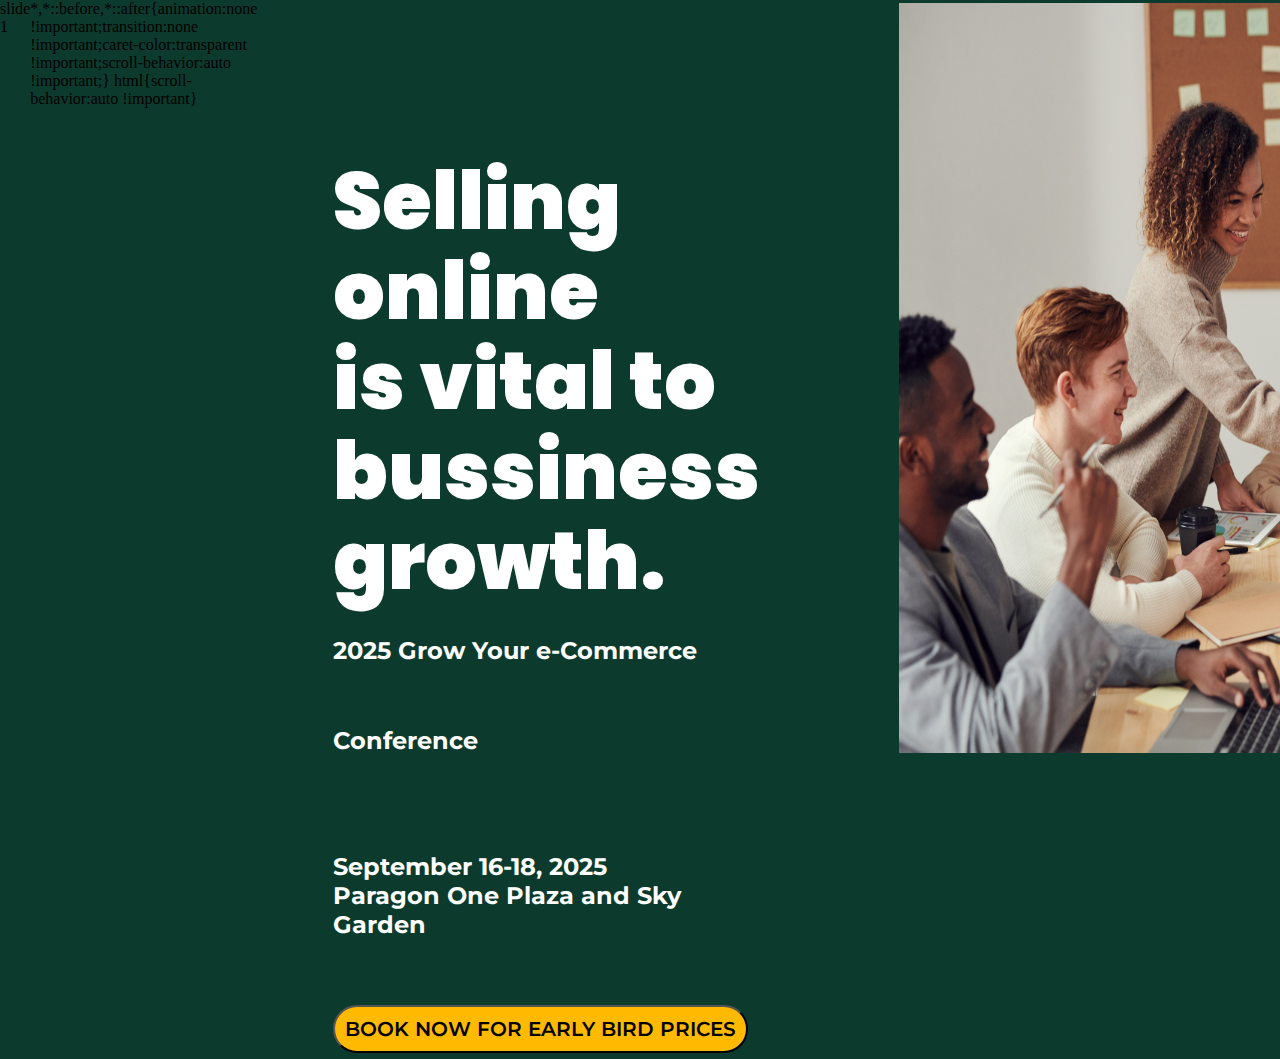
<file: index.html>
<!DOCTYPE html>
<html lang="en">
<head>
    <meta charset="UTF-8">
    <meta http-equiv="X-UA-Compatible" content="IE=edge">
    <meta name="viewport" content="width=device-width, initial-scale=1.0">
    <title>slide 1</title>
    <link rel="stylesheet" href="./css/slideone.css">
    <link href="https://fonts.googleapis.com/css2?family=Poppins:wght@800&display=swap" rel="stylesheet">
    <link href="https://fonts.googleapis.com/css2?family=Montserrat&family=Poppins:wght@800&display=swap" rel="stylesheet">
    
</head>
<body>
    <div class="left">
    <div class="head">
    <h1>Selling online <br> is vital to <br> bussiness growth.</h1>
     <h2>2025 Grow Your e-Commerce Conference</h2> 
    </div>
    <div class="mid">
        <h2>September 16-18, 2025</h2>
        <h2>Paragon One Plaza and Sky Garden</h2>
    </div>
    <div class="but">
        <button>BOOK NOW FOR EARLY BIRD PRICES</button>
    </div>
</div>
<div class="right">
    <img src="./img/disc.jpg" alt="people discussing">
</div>
</body>
</html>
</file>
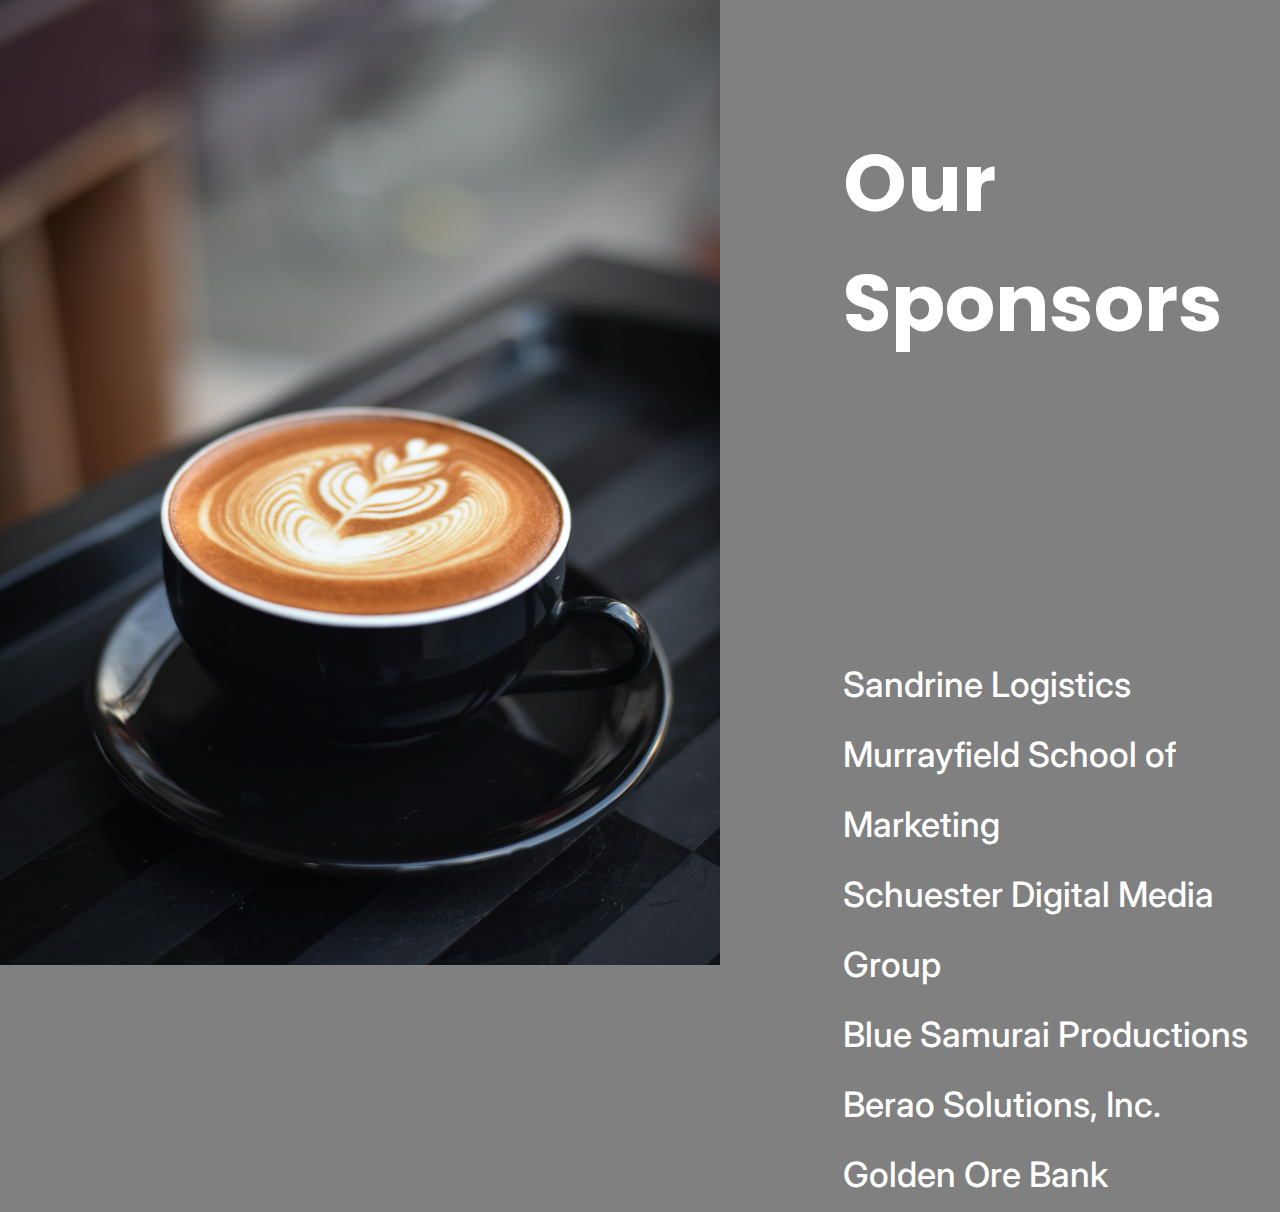
<file: indexfour.html>
<!DOCTYPE html>
<html lang="en">
<head>
    <meta charset="UTF-8">
    <meta http-equiv="X-UA-Compatible" content="IE=edge">
    <meta name="viewport" content="width=device-width, initial-scale=1.0">
    <link rel="stylesheet" href="./css/slidefour.css">
    <link href="https://fonts.googleapis.com/css2?family=Montserrat&family=Poppins:wght@800;900&display=swap" rel="stylesheet">
    <link href="https://fonts.googleapis.com/css2?family=Inter&family=Montserrat&family=Poppins:wght@800;900&display=swap" rel="stylesheet">
    <title>Slide 4</title>
</head>
<body>
    <div class="flex">
    <div class="left">
        <img src="./img/coffee.jpg" alt="coffee.jpg">
    </div>
    <div class="right">
        <div class="top">
            <h1>Our Sponsors</h1>
        </div>
        <div class="bottom">
        Sandrine Logistics <br>
        Murrayfield School of Marketing <br>
        Schuester Digital Media Group <br>
        Blue Samurai Productions <br>
        Berao Solutions, Inc. <br>
        Golden Ore Bank <br>
        </div>
    </div>
</div>
</body>
</html>
</file>
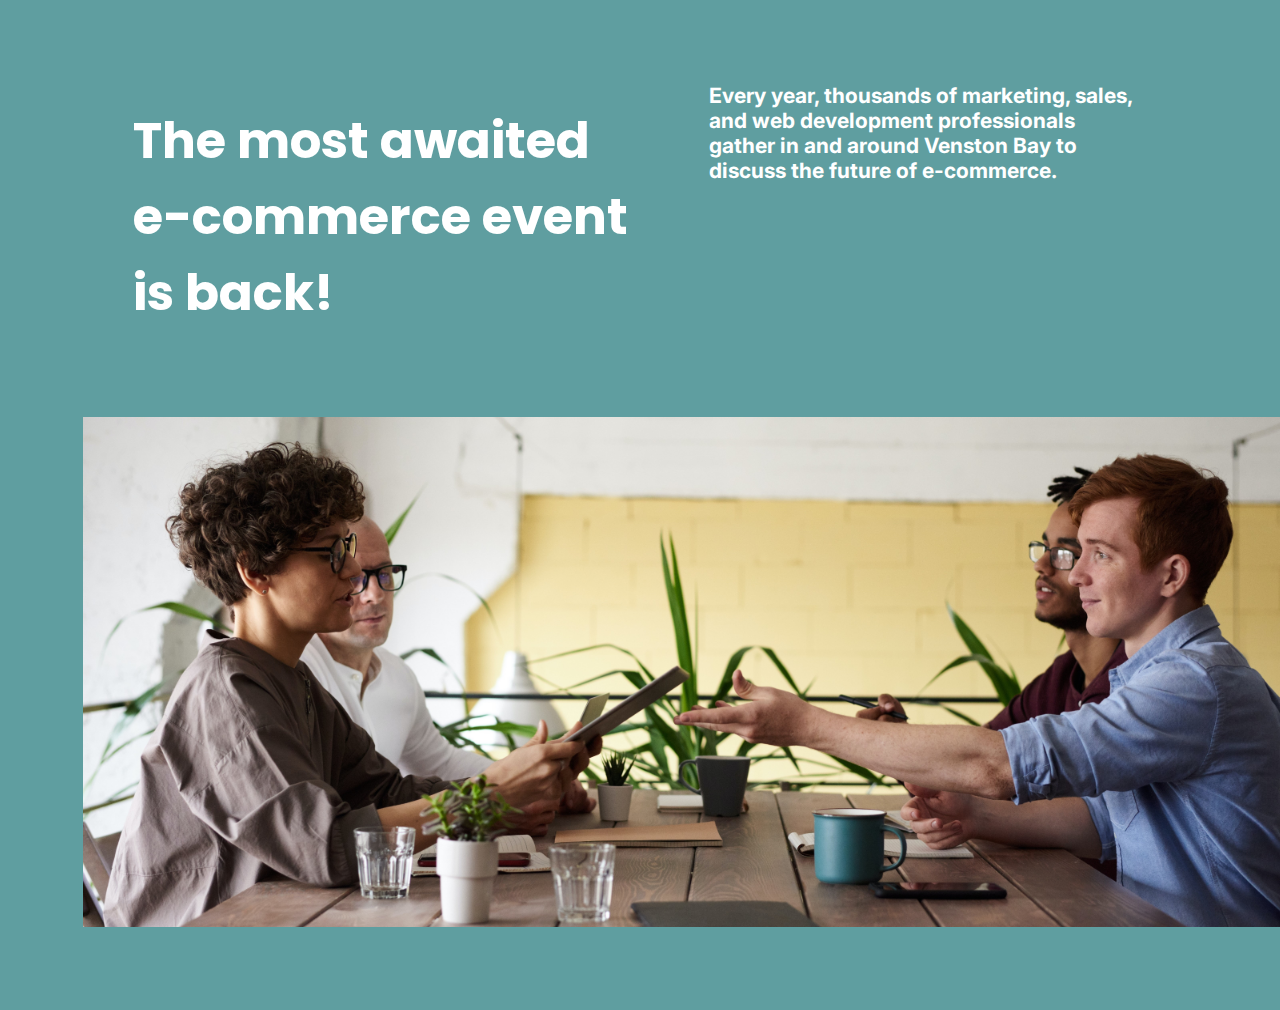
<file: indexthree.html>
<!DOCTYPE html>
<html lang="en">
<head>
    <meta charset="UTF-8">
    <meta http-equiv="X-UA-Compatible" content="IE=edge">
    <meta name="viewport" content="width=device-width, initial-scale=1.0">
    <link rel="stylesheet" href="./css/slidethree.css">
    <link href="https://fonts.googleapis.com/css2?family=Montserrat&family=Poppins:wght@800;900&display=swap" rel="stylesheet">
    <link href="https://fonts.googleapis.com/css2?family=Inter&family=Montserrat&family=Poppins:wght@800;900&display=swap" rel="stylesheet">
    <title>slide 3</title>
</head>
<body>
    <div class="up">
        <div class="left">
            <h1>The most awaited <br>
                e-commerce event  <br>
                is back!</h1>
        </div>
        <div class="right">
            <h3>Every year, thousands of marketing, sales,<br>
                and web development professionals <br>
                gather in and around Venston Bay to <br>
                discuss the future of e-commerce.</h3>
        </div>
    </div>
    <div class="down">
        <img src="./img/dis.jpg" alt="people discussing">
    </div>
</body>
</html>
</file>
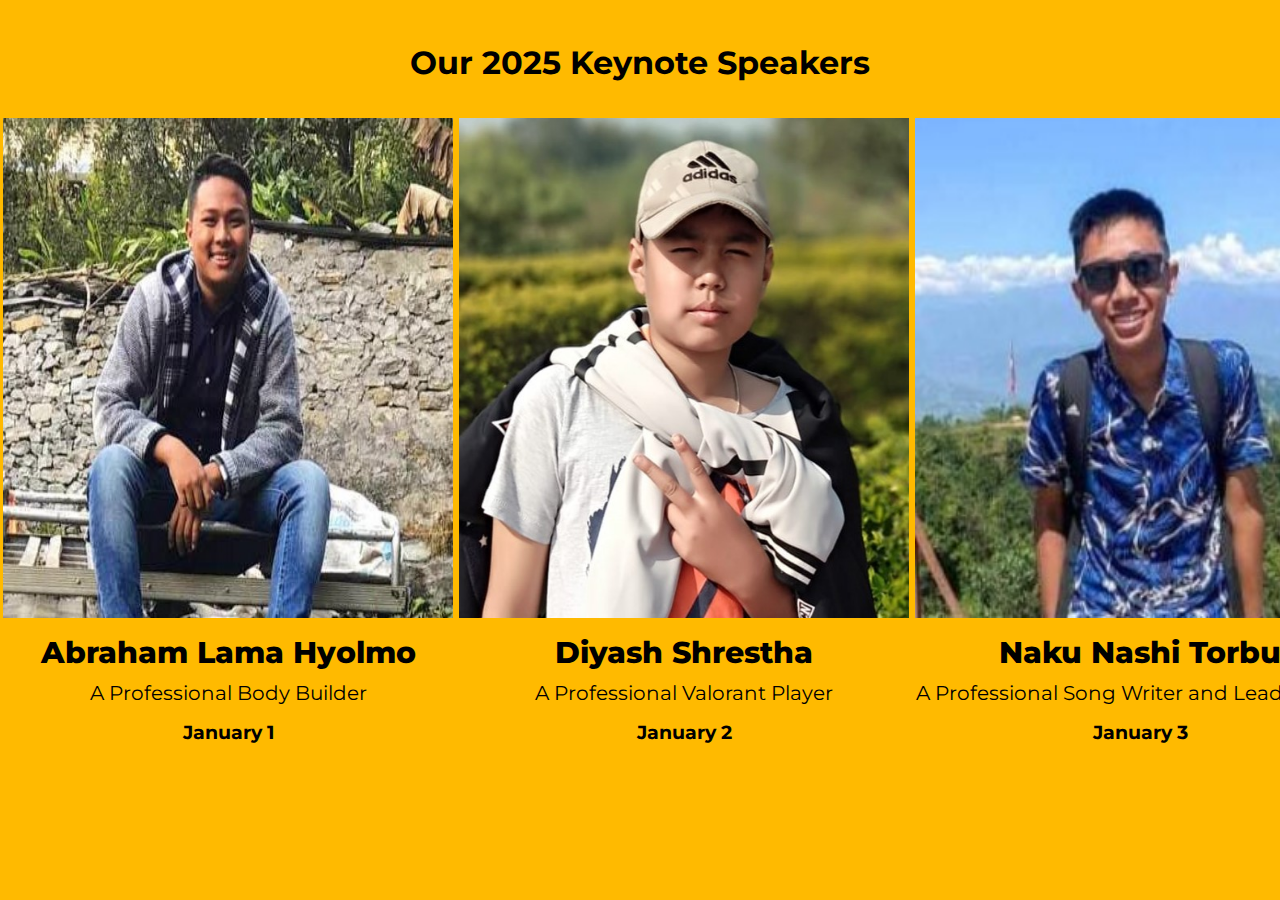
<file: indextwo.html>
<!DOCTYPE html>
<html lang="en">
<head>
    <meta charset="UTF-8">
    <meta http-equiv="X-UA-Compatible" content="IE=edge">
    <meta name="viewport" content="width=device-width, initial-scale=1.0">
    <link rel="stylesheet" href="./css/slidetwo.css">
    <link href="https://fonts.googleapis.com/css2?family=Montserrat&family=Poppins:wght@800&display=swap" rel="stylesheet">
    <title>slide 2</title>
</head>
<body>
 
<div class="head">
    <h1>Our 2025 Keynote Speakers</h1>
</div>
<div class="all">
<div class="abr">
<img src="./img/abr.jpg" alt="a person">
<h2>Abraham Lama Hyolmo</h2>
<p>A Professional Body Builder</p>
  <h3> January 1</h3>

</div>
<div class="diy">
<img src="./img/diy.jpg" alt="a person">
<h2>Diyash Shrestha</h2>
<p>A Professional Valorant Player <br>
    <h3> January 2</h3>
 </p>
 </div>
<div class="nak">
<img src="./img/nak.jpg" alt="a person">
<h2>Naku Nashi Torbu</h2>
<p>A Professional Song Writer and Lead Vocalist <br>
    <h3>  January 3</h3>
 </p>
    </div>
</div>
</body>
</html>
</file>
<file: css/slideone.css>
*{
    padding: 0;
    margin: 0;
    background-color: #0c3b2e;
    display: flex;
}
.left{
    border: 3px solid transparent;
    display: block;
}
.left .head{
    padding-top: 150px;
    padding-left: 70px;
    border: 3px solid transparent;
    line-height: 90px;
    color: white;
    display: block;
    font-family: Montserrat;
}
.left .head h1{
    font-size: 80px;
    font-weight:900;
    font-family: Poppins;
}
.left .mid{
    padding-top: 60px;
    padding-left: 70px;
    border: 3px solid transparent;
    color: white;
    display: block;
    font-family: Montserrat;
}
.left .but{
    border: 3px solid transparent;
    padding-left: 70px;
    padding-top: 60px;
}
.left .but button{
    background-color: #ffba00;
    border-radius: 30px;
    padding:  10px 10px;
    color: black;
    font-weight: 600;
    font-size: 20px;
    font-family: Montserrat;

}
.left .but button:hover{
    color:brown;
}
.right{
    padding-left: 130px;
    border: 3px solid transparent;

}
.right img{
    width: 900px;
    height: 750px;
}
</file>
<file: css/slidefour.css>
*{
    padding: 0;
    margin: 0;
    
    background-color: gray;
}
.flex{
    display: flex;
}
.right{
    display: block;
}
.right .top{
    padding-top: 120px;
    padding-left: 120px;
    border: 3px solid transparent;
    font-family: Poppins;
    font-size: 40px;
    color: white;

}
.right .bottom{
    padding-top: 280px;
    padding-left: 120px;
    border: 3px solid transparent;
    font-family: Inter;
    font-size: 35px;
    font-weight: 500;
    line-height: 70px;
    color: white;
}
.left img{
    height: 965px;   
    width: 720px;
}
</file>
<file: css/slidethree.css>
*{
    padding: 0;
    margin: 0;
    background-color: cadetblue;

}
.up{
    display: flex;
}
.left{
    border: 3px solid transparent;
    padding-left: 130px;
    padding-top: 100px;
    font-family: Poppins;
    font-size: 25px;
    color: white;
}
.right{
    border: 3px solid transparent;
    padding-left: 75px;
    padding-top: 80px;
    font-family: Inter;
    font-size: 18px;
    color: white;
}
.down img{
    padding: 80px;
    border: 3px solid transparent;
    display: block;
    width: 1200px;
    height: 510px;
}
</file>
<file: css/slidetwo.css>
*{
    padding: 0;
    margin: 0;
    font-family: Montserrat;
    background-color: #ffba00;
    text-align: center;
}
.head{
    border: 3px solid transparent;
    display: block;
    padding-top: 40px;
    padding-bottom: 30px;

}
.all{
    display: flex;
    flex-direction: row;
    justify-content: space-evenly;
    line-height: 40px;
}
h2{
    font-size: 30px;
    font-weight: 800;
}
p{
    font-size: 20px;
}
h3{
    font-weight: 700;
}
.abr{
    border: 3px solid transparent;
}
.diy{
    border: 3px solid transparent;
}
.nak{
    border: 3px solid transparent;
}
img{
    height: 500px;
    width: 450px;
}
</file>
